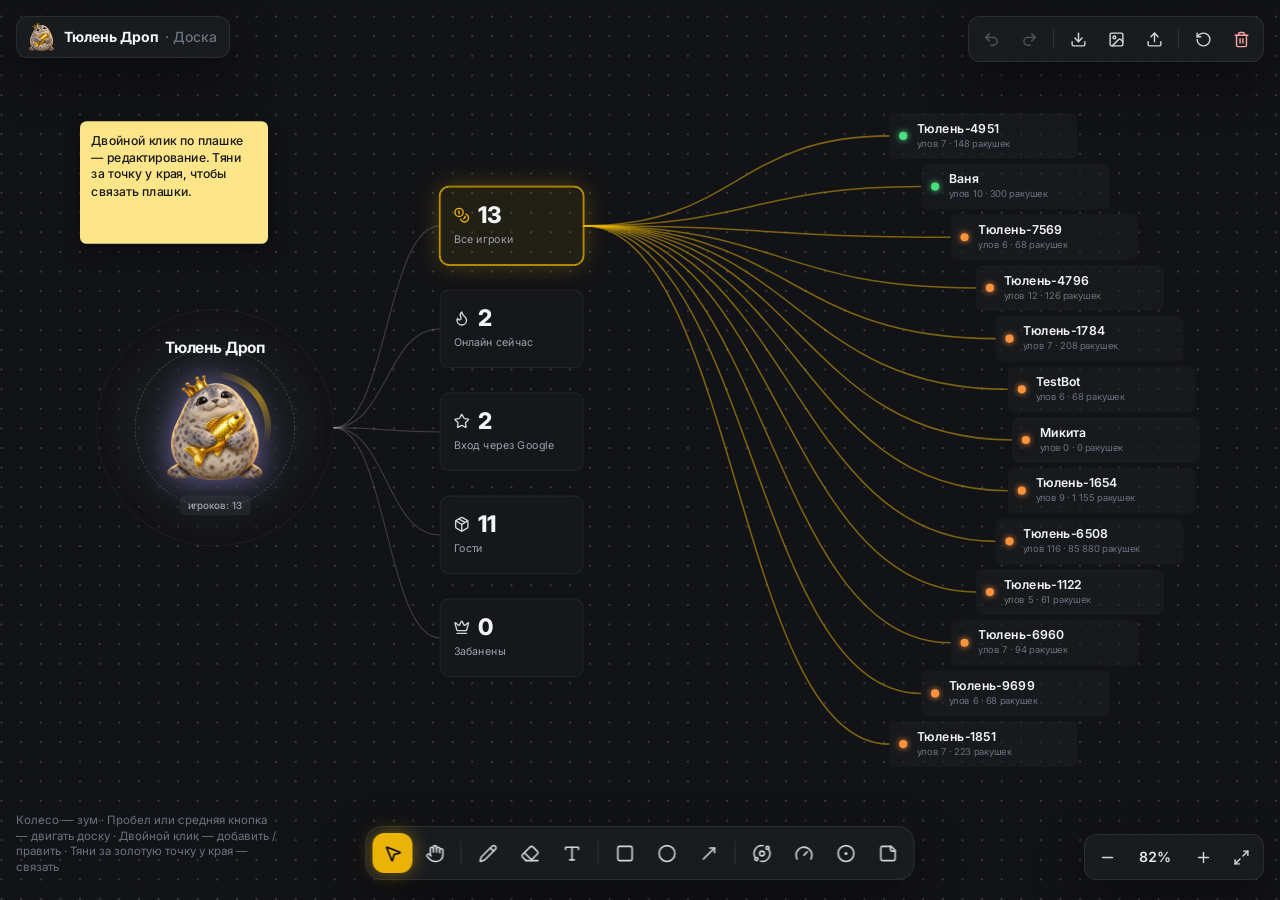
<file: board/index.html>
<!doctype html>
<html lang="ru">
  <head>
    <meta charset="UTF-8" />
    <meta name="viewport" content="width=device-width, initial-scale=1.0" />
    <title>Доска · Тюлень Дроп</title>
    <link rel="icon" href="./mega.webp" />
    <link rel="preconnect" href="https://fonts.googleapis.com" />
    <link href="https://fonts.googleapis.com/css2?family=Inter:wght@400;500;600;700;800&display=swap" rel="stylesheet" />
    <script type="module" crossorigin src="./assets/index-CWRQodOg.js"></script>
    <link rel="stylesheet" crossorigin href="./assets/index-DeKsfUqV.css">
  </head>
  <body>
    <div id="root"></div>
  </body>
</html>
</file>
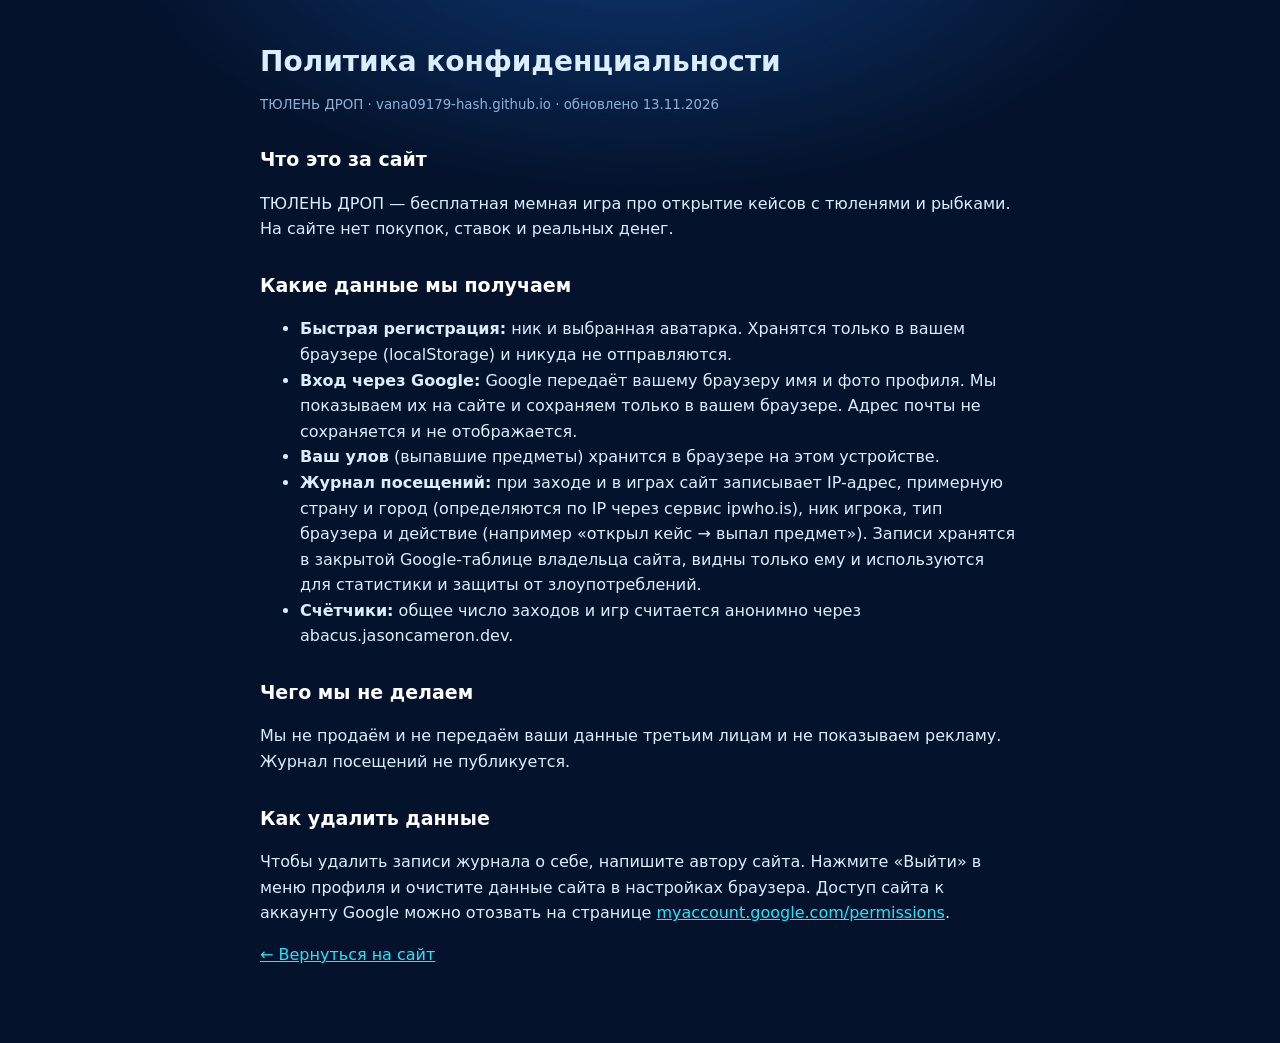
<file: privacy.html>
<!DOCTYPE html>
<html lang="ru">
<head>
<meta charset="UTF-8">
<meta name="viewport" content="width=device-width, initial-scale=1">
<title>Политика конфиденциальности — ТЮЛЕНЬ ДРОП</title>
<style>
:root{--bg:#04122b;--text:#dbeeff;--muted:#8fb0d6;--accent:#22e6ff}
body{margin:0;background:radial-gradient(900px 500px at 50% -10%,#0d3a78,transparent 60%),var(--bg);color:var(--text);font:16px/1.6 system-ui,Segoe UI,Rubik,sans-serif}
main{max-width:760px;margin:0 auto;padding:40px 16px 60px}
h1{font-size:28px;margin:0 0 6px}h2{font-size:19px;margin-top:28px;color:#fff}
p,li{color:var(--text)}small{color:var(--muted)}a{color:var(--accent)}
</style>
</head>
<body>
<main>
<h1>Политика конфиденциальности</h1>
<small>ТЮЛЕНЬ ДРОП · vana09179-hash.github.io · обновлено 13.11.2026</small>

<h2>Что это за сайт</h2>
<p>ТЮЛЕНЬ ДРОП — бесплатная мемная игра про открытие кейсов с тюленями и рыбками. На сайте нет покупок, ставок и реальных денег.</p>

<h2>Какие данные мы получаем</h2>
<ul>
<li><b>Быстрая регистрация:</b> ник и выбранная аватарка. Хранятся только в вашем браузере (localStorage) и никуда не отправляются.</li>
<li><b>Вход через Google:</b> Google передаёт вашему браузеру имя и фото профиля. Мы показываем их на сайте и сохраняем только в вашем браузере. Адрес почты не сохраняется и не отображается.</li>
<li><b>Ваш улов</b> (выпавшие предметы) хранится в браузере на этом устройстве.</li>
<li><b>Журнал посещений:</b> при заходе и в играх сайт записывает IP-адрес, примерную страну и город (определяются по IP через сервис ipwho.is), ник игрока, тип браузера и действие (например «открыл кейс → выпал предмет»). Записи хранятся в закрытой Google-таблице владельца сайта, видны только ему и используются для статистики и защиты от злоупотреблений.</li>
<li><b>Счётчики:</b> общее число заходов и игр считается анонимно через abacus.jasoncameron.dev.</li>
</ul>

<h2>Чего мы не делаем</h2>
<p>Мы не продаём и не передаём ваши данные третьим лицам и не показываем рекламу. Журнал посещений не публикуется.</p>

<h2>Как удалить данные</h2>
<p>Чтобы удалить записи журнала о себе, напишите автору сайта. Нажмите «Выйти» в меню профиля и очистите данные сайта в настройках браузера. Доступ сайта к аккаунту Google можно отозвать на странице <a href="https://myaccount.google.com/permissions">myaccount.google.com/permissions</a>.</p>

<p><a href="/">← Вернуться на сайт</a></p>
</main>
</body>
</html>
</file>
<file: board/assets/index-DeKsfUqV.css>
*,:before,:after{--tw-border-spacing-x: 0;--tw-border-spacing-y: 0;--tw-translate-x: 0;--tw-translate-y: 0;--tw-rotate: 0;--tw-skew-x: 0;--tw-skew-y: 0;--tw-scale-x: 1;--tw-scale-y: 1;--tw-pan-x: ;--tw-pan-y: ;--tw-pinch-zoom: ;--tw-scroll-snap-strictness: proximity;--tw-gradient-from-position: ;--tw-gradient-via-position: ;--tw-gradient-to-position: ;--tw-ordinal: ;--tw-slashed-zero: ;--tw-numeric-figure: ;--tw-numeric-spacing: ;--tw-numeric-fraction: ;--tw-ring-inset: ;--tw-ring-offset-width: 0px;--tw-ring-offset-color: #fff;--tw-ring-color: rgb(59 130 246 / .5);--tw-ring-offset-shadow: 0 0 #0000;--tw-ring-shadow: 0 0 #0000;--tw-shadow: 0 0 #0000;--tw-shadow-colored: 0 0 #0000;--tw-blur: ;--tw-brightness: ;--tw-contrast: ;--tw-grayscale: ;--tw-hue-rotate: ;--tw-invert: ;--tw-saturate: ;--tw-sepia: ;--tw-drop-shadow: ;--tw-backdrop-blur: ;--tw-backdrop-brightness: ;--tw-backdrop-contrast: ;--tw-backdrop-grayscale: ;--tw-backdrop-hue-rotate: ;--tw-backdrop-invert: ;--tw-backdrop-opacity: ;--tw-backdrop-saturate: ;--tw-backdrop-sepia: ;--tw-contain-size: ;--tw-contain-layout: ;--tw-contain-paint: ;--tw-contain-style: }::backdrop{--tw-border-spacing-x: 0;--tw-border-spacing-y: 0;--tw-translate-x: 0;--tw-translate-y: 0;--tw-rotate: 0;--tw-skew-x: 0;--tw-skew-y: 0;--tw-scale-x: 1;--tw-scale-y: 1;--tw-pan-x: ;--tw-pan-y: ;--tw-pinch-zoom: ;--tw-scroll-snap-strictness: proximity;--tw-gradient-from-position: ;--tw-gradient-via-position: ;--tw-gradient-to-position: ;--tw-ordinal: ;--tw-slashed-zero: ;--tw-numeric-figure: ;--tw-numeric-spacing: ;--tw-numeric-fraction: ;--tw-ring-inset: ;--tw-ring-offset-width: 0px;--tw-ring-offset-color: #fff;--tw-ring-color: rgb(59 130 246 / .5);--tw-ring-offset-shadow: 0 0 #0000;--tw-ring-shadow: 0 0 #0000;--tw-shadow: 0 0 #0000;--tw-shadow-colored: 0 0 #0000;--tw-blur: ;--tw-brightness: ;--tw-contrast: ;--tw-grayscale: ;--tw-hue-rotate: ;--tw-invert: ;--tw-saturate: ;--tw-sepia: ;--tw-drop-shadow: ;--tw-backdrop-blur: ;--tw-backdrop-brightness: ;--tw-backdrop-contrast: ;--tw-backdrop-grayscale: ;--tw-backdrop-hue-rotate: ;--tw-backdrop-invert: ;--tw-backdrop-opacity: ;--tw-backdrop-saturate: ;--tw-backdrop-sepia: ;--tw-contain-size: ;--tw-contain-layout: ;--tw-contain-paint: ;--tw-contain-style: }*,:before,:after{box-sizing:border-box;border-width:0;border-style:solid;border-color:#e5e7eb}:before,:after{--tw-content: ""}html,:host{line-height:1.5;-webkit-text-size-adjust:100%;-moz-tab-size:4;-o-tab-size:4;tab-size:4;font-family:Inter,system-ui,sans-serif;font-feature-settings:normal;font-variation-settings:normal;-webkit-tap-highlight-color:transparent}body{margin:0;line-height:inherit}hr{height:0;color:inherit;border-top-width:1px}abbr:where([title]){-webkit-text-decoration:underline dotted;text-decoration:underline dotted}h1,h2,h3,h4,h5,h6{font-size:inherit;font-weight:inherit}a{color:inherit;text-decoration:inherit}b,strong{font-weight:bolder}code,kbd,samp,pre{font-family:ui-monospace,SFMono-Regular,Menlo,Monaco,Consolas,Liberation Mono,Courier New,monospace;font-feature-settings:normal;font-variation-settings:normal;font-size:1em}small{font-size:80%}sub,sup{font-size:75%;line-height:0;position:relative;vertical-align:baseline}sub{bottom:-.25em}sup{top:-.5em}table{text-indent:0;border-color:inherit;border-collapse:collapse}button,input,optgroup,select,textarea{font-family:inherit;font-feature-settings:inherit;font-variation-settings:inherit;font-size:100%;font-weight:inherit;line-height:inherit;letter-spacing:inherit;color:inherit;margin:0;padding:0}button,select{text-transform:none}button,input:where([type=button]),input:where([type=reset]),input:where([type=submit]){-webkit-appearance:button;background-color:transparent;background-image:none}:-moz-focusring{outline:auto}:-moz-ui-invalid{box-shadow:none}progress{vertical-align:baseline}::-webkit-inner-spin-button,::-webkit-outer-spin-button{height:auto}[type=search]{-webkit-appearance:textfield;outline-offset:-2px}::-webkit-search-decoration{-webkit-appearance:none}::-webkit-file-upload-button{-webkit-appearance:button;font:inherit}summary{display:list-item}blockquote,dl,dd,h1,h2,h3,h4,h5,h6,hr,figure,p,pre{margin:0}fieldset{margin:0;padding:0}legend{padding:0}ol,ul,menu{list-style:none;margin:0;padding:0}dialog{padding:0}textarea{resize:vertical}input::-moz-placeholder,textarea::-moz-placeholder{opacity:1;color:#9ca3af}input::placeholder,textarea::placeholder{opacity:1;color:#9ca3af}button,[role=button]{cursor:pointer}:disabled{cursor:default}img,svg,video,canvas,audio,iframe,embed,object{display:block;vertical-align:middle}img,video{max-width:100%;height:auto}[hidden]:where(:not([hidden=until-found])){display:none}.pointer-events-none{pointer-events:none}.fixed{position:fixed}.absolute{position:absolute}.relative{position:relative}.sticky{position:sticky}.inset-0{top:0;right:0;bottom:0;left:0}.inset-\[16\%\]{top:16%;right:16%;bottom:16%;left:16%}.inset-\[26\%\]{top:26%;right:26%;bottom:26%;left:26%}.-bottom-1\.5{bottom:-.375rem}.-left-\[7px\]{left:-7px}.-right-1\.5{right:-.375rem}.-right-\[7px\]{right:-7px}.bottom-5{bottom:1.25rem}.bottom-6{bottom:1.5rem}.bottom-\[13\%\]{bottom:13%}.left-0{left:0}.left-1\/2{left:50%}.left-4{left:1rem}.right-4{right:1rem}.top-0{top:0}.top-1\/2{top:50%}.top-16{top:4rem}.top-4{top:1rem}.top-\[11\%\]{top:11%}.z-30{z-index:30}.z-40{z-index:40}.mx-1{margin-left:.25rem;margin-right:.25rem}.mb-1{margin-bottom:.25rem}.mb-3{margin-bottom:.75rem}.ml-1\.5{margin-left:.375rem}.mt-1\.5{margin-top:.375rem}.mt-2{margin-top:.5rem}.block{display:block}.flex{display:flex}.grid{display:grid}.hidden{display:none}.h-10{height:2.5rem}.h-16{height:4rem}.h-2\.5{height:.625rem}.h-3\.5{height:.875rem}.h-4{height:1rem}.h-5{height:1.25rem}.h-6{height:1.5rem}.h-7{height:1.75rem}.h-8{height:2rem}.h-9{height:2.25rem}.h-full{height:100%}.h-screen{height:100vh}.max-h-\[calc\(100\%-6rem\)\]{max-height:calc(100% - 6rem)}.w-10{width:2.5rem}.w-14{width:3.5rem}.w-16{width:4rem}.w-2\.5{width:.625rem}.w-28{width:7rem}.w-3\.5{width:.875rem}.w-4{width:1rem}.w-5{width:1.25rem}.w-6{width:1.5rem}.w-7{width:1.75rem}.w-8{width:2rem}.w-9{width:2.25rem}.w-\[210px\]{width:210px}.w-\[300px\]{width:300px}.w-\[40\%\]{width:40%}.w-full{width:100%}.w-px{width:1px}.w-screen{width:100vw}.min-w-0{min-width:0px}.max-w-\[260px\]{max-width:260px}.flex-1{flex:1 1 0%}.shrink-0{flex-shrink:0}.-translate-x-1\/2{--tw-translate-x: -50%;transform:translate(var(--tw-translate-x),var(--tw-translate-y)) rotate(var(--tw-rotate)) skew(var(--tw-skew-x)) skewY(var(--tw-skew-y)) scaleX(var(--tw-scale-x)) scaleY(var(--tw-scale-y))}.-translate-y-1\/2{--tw-translate-y: -50%;transform:translate(var(--tw-translate-x),var(--tw-translate-y)) rotate(var(--tw-rotate)) skew(var(--tw-skew-x)) skewY(var(--tw-skew-y)) scaleX(var(--tw-scale-x)) scaleY(var(--tw-scale-y))}.scale-100{--tw-scale-x: 1;--tw-scale-y: 1;transform:translate(var(--tw-translate-x),var(--tw-translate-y)) rotate(var(--tw-rotate)) skew(var(--tw-skew-x)) skewY(var(--tw-skew-y)) scaleX(var(--tw-scale-x)) scaleY(var(--tw-scale-y))}.scale-50{--tw-scale-x: .5;--tw-scale-y: .5;transform:translate(var(--tw-translate-x),var(--tw-translate-y)) rotate(var(--tw-rotate)) skew(var(--tw-skew-x)) skewY(var(--tw-skew-y)) scaleX(var(--tw-scale-x)) scaleY(var(--tw-scale-y))}.transform{transform:translate(var(--tw-translate-x),var(--tw-translate-y)) rotate(var(--tw-rotate)) skew(var(--tw-skew-x)) skewY(var(--tw-skew-y)) scaleX(var(--tw-scale-x)) scaleY(var(--tw-scale-y))}.cursor-crosshair{cursor:crosshair}.cursor-nwse-resize{cursor:nwse-resize}.cursor-pointer{cursor:pointer}.touch-none{touch-action:none}.select-none{-webkit-user-select:none;-moz-user-select:none;user-select:none}.resize-none{resize:none}.resize{resize:both}.grid-cols-8{grid-template-columns:repeat(8,minmax(0,1fr))}.flex-col{flex-direction:column}.flex-wrap{flex-wrap:wrap}.place-items-center{place-items:center}.items-center{align-items:center}.justify-center{justify-content:center}.justify-between{justify-content:space-between}.gap-0\.5{gap:.125rem}.gap-1{gap:.25rem}.gap-1\.5{gap:.375rem}.gap-2{gap:.5rem}.gap-2\.5{gap:.625rem}.gap-3{gap:.75rem}.overflow-auto{overflow:auto}.overflow-hidden{overflow:hidden}.overflow-visible{overflow:visible}.truncate{overflow:hidden;text-overflow:ellipsis;white-space:nowrap}.whitespace-pre-wrap{white-space:pre-wrap}.break-words{overflow-wrap:break-word}.rounded-2xl{border-radius:1rem}.rounded-full{border-radius:9999px}.rounded-lg{border-radius:.5rem}.rounded-md{border-radius:.375rem}.rounded-sm{border-radius:.125rem}.rounded-xl{border-radius:.75rem}.border{border-width:1px}.border-2{border-width:2px}.border-t{border-top-width:1px}.border-\[\#121316\]{--tw-border-opacity: 1;border-color:rgb(18 19 22 / var(--tw-border-opacity, 1))}.border-gold{--tw-border-opacity: 1;border-color:rgb(234 179 8 / var(--tw-border-opacity, 1))}.border-red-500\/30{border-color:#ef44444d}.border-white\/10{border-color:#ffffff1a}.bg-\[\#121316\]{--tw-bg-opacity: 1;background-color:rgb(18 19 22 / var(--tw-bg-opacity, 1))}.bg-black\/30{background-color:#0000004d}.bg-board{--tw-bg-opacity: 1;background-color:rgb(18 19 22 / var(--tw-bg-opacity, 1))}.bg-gold{--tw-bg-opacity: 1;background-color:rgb(234 179 8 / var(--tw-bg-opacity, 1))}.bg-gold\/10{background-color:#eab3081a}.bg-white\/10{background-color:#ffffff1a}.bg-white\/5{background-color:#ffffff0d}.p-1{padding:.25rem}.p-1\.5{padding:.375rem}.p-3\.5{padding:.875rem}.p-4{padding:1rem}.px-2\.5{padding-left:.625rem;padding-right:.625rem}.px-3{padding-left:.75rem;padding-right:.75rem}.px-4{padding-left:1rem;padding-right:1rem}.py-1{padding-top:.25rem;padding-bottom:.25rem}.py-1\.5{padding-top:.375rem;padding-bottom:.375rem}.py-2{padding-top:.5rem;padding-bottom:.5rem}.pb-1{padding-bottom:.25rem}.pt-1\.5{padding-top:.375rem}.pt-3{padding-top:.75rem}.text-left{text-align:left}.text-center{text-align:center}.text-right{text-align:right}.text-5xl{font-size:3rem;line-height:1}.text-\[11\.5px\]{font-size:11.5px}.text-\[11px\]{font-size:11px}.text-\[13px\]{font-size:13px}.text-\[15px\]{font-size:15px}.text-\[19px\]{font-size:19px}.text-\[28px\]{font-size:28px}.text-sm{font-size:.875rem;line-height:1.25rem}.text-xs{font-size:.75rem;line-height:1rem}.font-bold{font-weight:700}.font-extrabold{font-weight:800}.font-medium{font-weight:500}.font-semibold{font-weight:600}.uppercase{text-transform:uppercase}.tabular-nums{--tw-numeric-spacing: tabular-nums;font-variant-numeric:var(--tw-ordinal) var(--tw-slashed-zero) var(--tw-numeric-figure) var(--tw-numeric-spacing) var(--tw-numeric-fraction)}.leading-none{line-height:1}.leading-snug{line-height:1.375}.leading-tight{line-height:1.25}.tracking-tight{letter-spacing:-.025em}.tracking-wider{letter-spacing:.05em}.text-black{--tw-text-opacity: 1;color:rgb(0 0 0 / var(--tw-text-opacity, 1))}.text-gray-100{--tw-text-opacity: 1;color:rgb(243 244 246 / var(--tw-text-opacity, 1))}.text-gray-200{--tw-text-opacity: 1;color:rgb(229 231 235 / var(--tw-text-opacity, 1))}.text-gray-300{--tw-text-opacity: 1;color:rgb(209 213 219 / var(--tw-text-opacity, 1))}.text-gray-400{--tw-text-opacity: 1;color:rgb(156 163 175 / var(--tw-text-opacity, 1))}.text-gray-500{--tw-text-opacity: 1;color:rgb(107 114 128 / var(--tw-text-opacity, 1))}.text-neutral-900{--tw-text-opacity: 1;color:rgb(23 23 23 / var(--tw-text-opacity, 1))}.text-red-300{--tw-text-opacity: 1;color:rgb(252 165 165 / var(--tw-text-opacity, 1))}.accent-yellow-500{accent-color:#eab308}.opacity-0{opacity:0}.opacity-100{opacity:1}.shadow-\[0_0_18px_rgba\(234\,179\,8\,\.45\)\]{--tw-shadow: 0 0 18px rgba(234,179,8,.45);--tw-shadow-colored: 0 0 18px var(--tw-shadow-color);box-shadow:var(--tw-ring-offset-shadow, 0 0 #0000),var(--tw-ring-shadow, 0 0 #0000),var(--tw-shadow)}.shadow-\[0_10px_24px_rgba\(0\,0\,0\,\.4\)\]{--tw-shadow: 0 10px 24px rgba(0,0,0,.4);--tw-shadow-colored: 0 10px 24px var(--tw-shadow-color);box-shadow:var(--tw-ring-offset-shadow, 0 0 #0000),var(--tw-ring-shadow, 0 0 #0000),var(--tw-shadow)}.outline-none{outline:2px solid transparent;outline-offset:2px}.outline{outline-style:solid}.drop-shadow{--tw-drop-shadow: drop-shadow(0 1px 2px rgb(0 0 0 / .1)) drop-shadow(0 1px 1px rgb(0 0 0 / .06));filter:var(--tw-blur) var(--tw-brightness) var(--tw-contrast) var(--tw-grayscale) var(--tw-hue-rotate) var(--tw-invert) var(--tw-saturate) var(--tw-sepia) var(--tw-drop-shadow)}.drop-shadow-\[0_0_18px_rgba\(170\,150\,255\,\.55\)\]{--tw-drop-shadow: drop-shadow(0 0 18px rgba(170,150,255,.55));filter:var(--tw-blur) var(--tw-brightness) var(--tw-contrast) var(--tw-grayscale) var(--tw-hue-rotate) var(--tw-invert) var(--tw-saturate) var(--tw-sepia) var(--tw-drop-shadow)}.filter{filter:var(--tw-blur) var(--tw-brightness) var(--tw-contrast) var(--tw-grayscale) var(--tw-hue-rotate) var(--tw-invert) var(--tw-saturate) var(--tw-sepia) var(--tw-drop-shadow)}.transition{transition-property:color,background-color,border-color,text-decoration-color,fill,stroke,opacity,box-shadow,transform,filter,backdrop-filter;transition-timing-function:cubic-bezier(.4,0,.2,1);transition-duration:.15s}.transition-all{transition-property:all;transition-timing-function:cubic-bezier(.4,0,.2,1);transition-duration:.15s}.transition-shadow{transition-property:box-shadow;transition-timing-function:cubic-bezier(.4,0,.2,1);transition-duration:.15s}html,body,#root{height:100%;margin:0;background:#121316;color:#f3f4f6;font-family:Inter,system-ui,sans-serif;overflow:hidden}*{-webkit-tap-highlight-color:transparent}.no-select{-moz-user-select:none;user-select:none;-webkit-user-select:none}.glass{background:#1c1e22d6;-webkit-backdrop-filter:blur(14px);backdrop-filter:blur(14px);border:1px solid rgba(255,255,255,.08);box-shadow:0 18px 50px #00000073}.card-glow{box-shadow:0 0 0 1px #eab308e6,0 0 28px #eab30847}@keyframes pop{0%{opacity:0;transform:translateY(6px) scale(.97)}to{opacity:1;transform:none}}.pop{animation:pop .16s ease-out}@keyframes spin{to{transform:rotate(360deg)}}.spin-slow{animation:spin 18s linear infinite}.spin-arc{animation:spin 6s linear infinite}::-webkit-scrollbar{width:8px}::-webkit-scrollbar-thumb{background:#33363d;border-radius:8px}input[type=color]{-webkit-appearance:none;border:0;padding:0;background:none;cursor:pointer}input[type=color]::-webkit-color-swatch-wrapper{padding:0}input[type=color]::-webkit-color-swatch{border:1px solid rgba(255,255,255,.2);border-radius:8px}.hover\:scale-110:hover{--tw-scale-x: 1.1;--tw-scale-y: 1.1;transform:translate(var(--tw-translate-x),var(--tw-translate-y)) rotate(var(--tw-rotate)) skew(var(--tw-skew-x)) skewY(var(--tw-skew-y)) scaleX(var(--tw-scale-x)) scaleY(var(--tw-scale-y))}.hover\:bg-red-500\/10:hover{background-color:#ef44441a}.hover\:bg-white\/10:hover{background-color:#ffffff1a}.hover\:bg-white\/5:hover{background-color:#ffffff0d}.hover\:text-white:hover{--tw-text-opacity: 1;color:rgb(255 255 255 / var(--tw-text-opacity, 1))}.focus\:border-gold:focus{--tw-border-opacity: 1;border-color:rgb(234 179 8 / var(--tw-border-opacity, 1))}.disabled\:opacity-30:disabled{opacity:.3}.group:hover .group-hover\:scale-100{--tw-scale-x: 1;--tw-scale-y: 1;transform:translate(var(--tw-translate-x),var(--tw-translate-y)) rotate(var(--tw-rotate)) skew(var(--tw-skew-x)) skewY(var(--tw-skew-y)) scaleX(var(--tw-scale-x)) scaleY(var(--tw-scale-y))}.group:hover .group-hover\:opacity-100{opacity:1}@media (min-width: 1024px){.lg\:block{display:block}}
</file>
